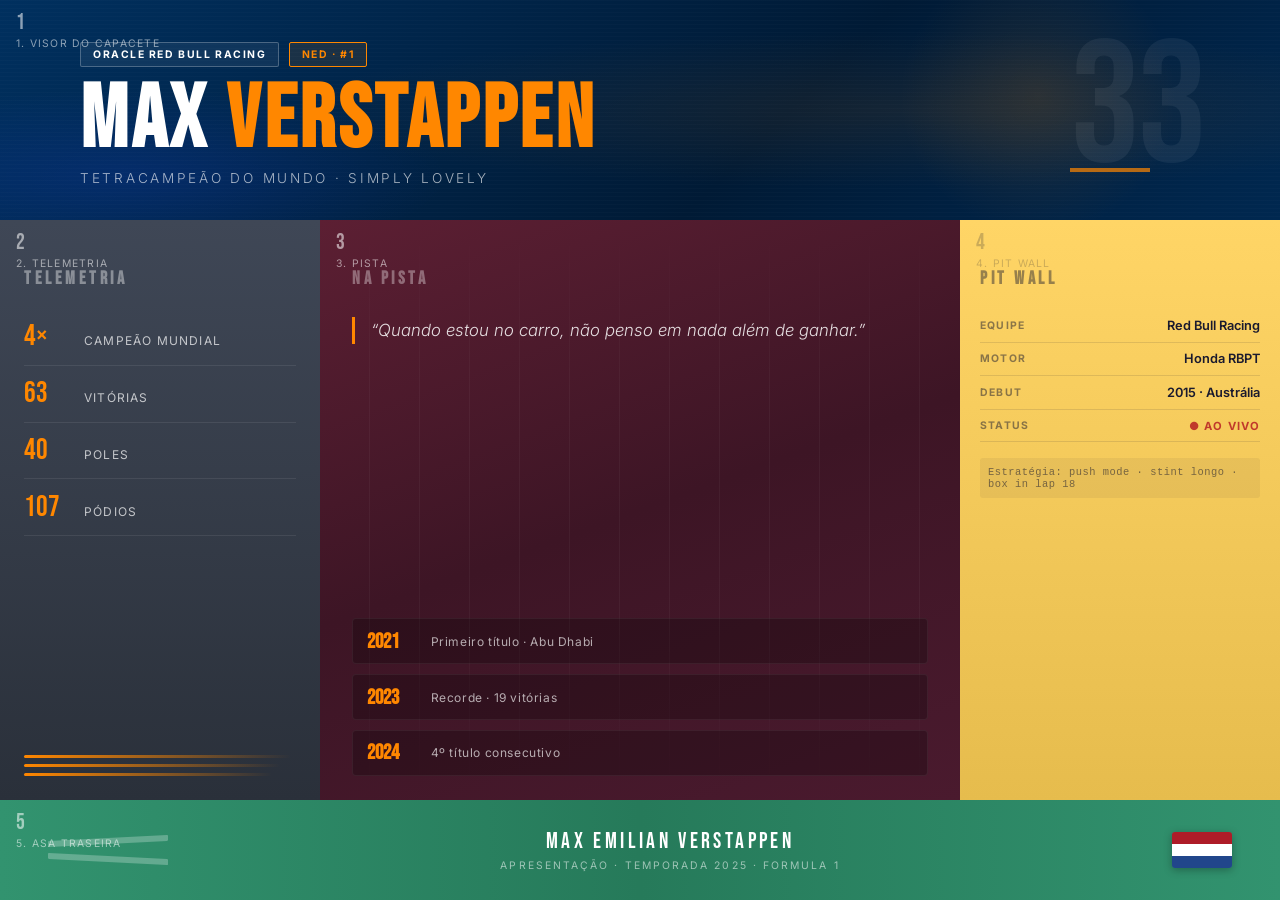
<file: tarefa_aula11/index.html>
<!DOCTYPE html>
<html lang="pt-BR">
<head>
  <meta charset="UTF-8">
  <meta name="viewport" content="width=device-width, initial-scale=1.0">
  <title>Max Verstappen — Oracle Red Bull Racing</title>
  <link rel="preconnect" href="https://fonts.googleapis.com">
  <link rel="preconnect" href="https://fonts.gstatic.com" crossorigin>
  <link href="https://fonts.googleapis.com/css2?family=Bebas+Neue&family=Inter:wght@300;400;600;700&display=swap" rel="stylesheet">
  <link rel="stylesheet" href="styles.css">
</head>
<body>
  <header class="panel-1 visor-capacete">
    <div class="visor-overlay"></div>
    <div class="visor-scanline"></div>
    <div class="panel-content">
      <span class="panel-number">1</span>
      <span class="panel-label">1. Visor do Capacete</span>
    </div>
    <div class="hero">
      <div class="hero-meta">
        <span class="badge">Oracle Red Bull Racing</span>
        <span class="badge badge-orange">NED · #1</span>
      </div>
      <h1 class="hero-name">Max <span>Verstappen</span></h1>
      <p class="hero-tagline">Tetracampeão do Mundo · Simply Lovely</p>
      <div class="hero-number">33</div>
    </div>
    <div class="helmet-reflection"></div>
  </header>

  <main class="main-row">
    <aside class="panel-2 telemetria">
      <div class="panel-content">
        <span class="panel-number">2</span>
        <span class="panel-label">2. Telemetria</span>
      </div>
      <div class="telemetry">
        <h2 class="section-title">Telemetria</h2>
        <ul class="stat-list">
          <li class="stat">
            <span class="stat-value">4×</span>
            <span class="stat-label">Campeão Mundial</span>
          </li>
          <li class="stat">
            <span class="stat-value">63</span>
            <span class="stat-label">Vitórias</span>
          </li>
          <li class="stat">
            <span class="stat-value">40</span>
            <span class="stat-label">Poles</span>
          </li>
          <li class="stat">
            <span class="stat-value">107</span>
            <span class="stat-label">Pódios</span>
          </li>
        </ul>
        <div class="telemetry-bar">
          <span style="--w: 98%"></span>
          <span style="--w: 94%"></span>
          <span style="--w: 91%"></span>
        </div>
      </div>
    </aside>

    <article class="panel-3 pista">
      <div class="panel-content">
        <span class="panel-number">3</span>
        <span class="panel-label">3. Pista</span>
      </div>
      <div class="track-scene">
        <div class="track-lines"></div>
        <div class="track-content">
          <h2 class="section-title section-title-light">Na Pista</h2>
          <blockquote class="quote">
            “Quando estou no carro, não penso em nada além de ganhar.”
          </blockquote>
          <div class="highlights">
            <div class="highlight-card">
              <strong>2021</strong>
              <span>Primeiro título · Abu Dhabi</span>
            </div>
            <div class="highlight-card">
              <strong>2023</strong>
              <span>Recorde · 19 vitórias</span>
            </div>
            <div class="highlight-card">
              <strong>2024</strong>
              <span>4º título consecutivo</span>
            </div>
          </div>
        </div>
      </div>
    </article>

    <aside class="panel-4 pit-wall">
      <div class="panel-content">
        <span class="panel-number">4</span>
        <span class="panel-label">4. Pit Wall</span>
      </div>
      <div class="pit-wall-content">
        <h2 class="section-title section-title-dark">Pit Wall</h2>
        <dl class="team-data">
          <div>
            <dt>Equipe</dt>
            <dd>Red Bull Racing</dd>
          </div>
          <div>
            <dt>Motor</dt>
            <dd>Honda RBPT</dd>
          </div>
          <div>
            <dt>Debut</dt>
            <dd>2015 · Austrália</dd>
          </div>
          <div>
            <dt>Status</dt>
            <dd class="live">● AO VIVO</dd>
          </div>
        </dl>
        <p class="pit-note">Estratégia: push mode · stint longo · box in lap 18</p>
      </div>
    </aside>
  </main>

  <footer class="panel-5 asa-traseira">
    <div class="panel-content">
      <span class="panel-number">5</span>
      <span class="panel-label">5. Asa Traseira</span>
    </div>
    <div class="rear-wing">
      <div class="wing-graphic"></div>
      <div class="footer-text">
        <p class="footer-name">Max Emilian Verstappen</p>
        <p class="footer-sub">Apresentação · Temporada 2025 · Formula 1</p>
      </div>
      <div class="dutch-stripe"></div>
    </div>
  </footer>
</body>
</html>
</file>
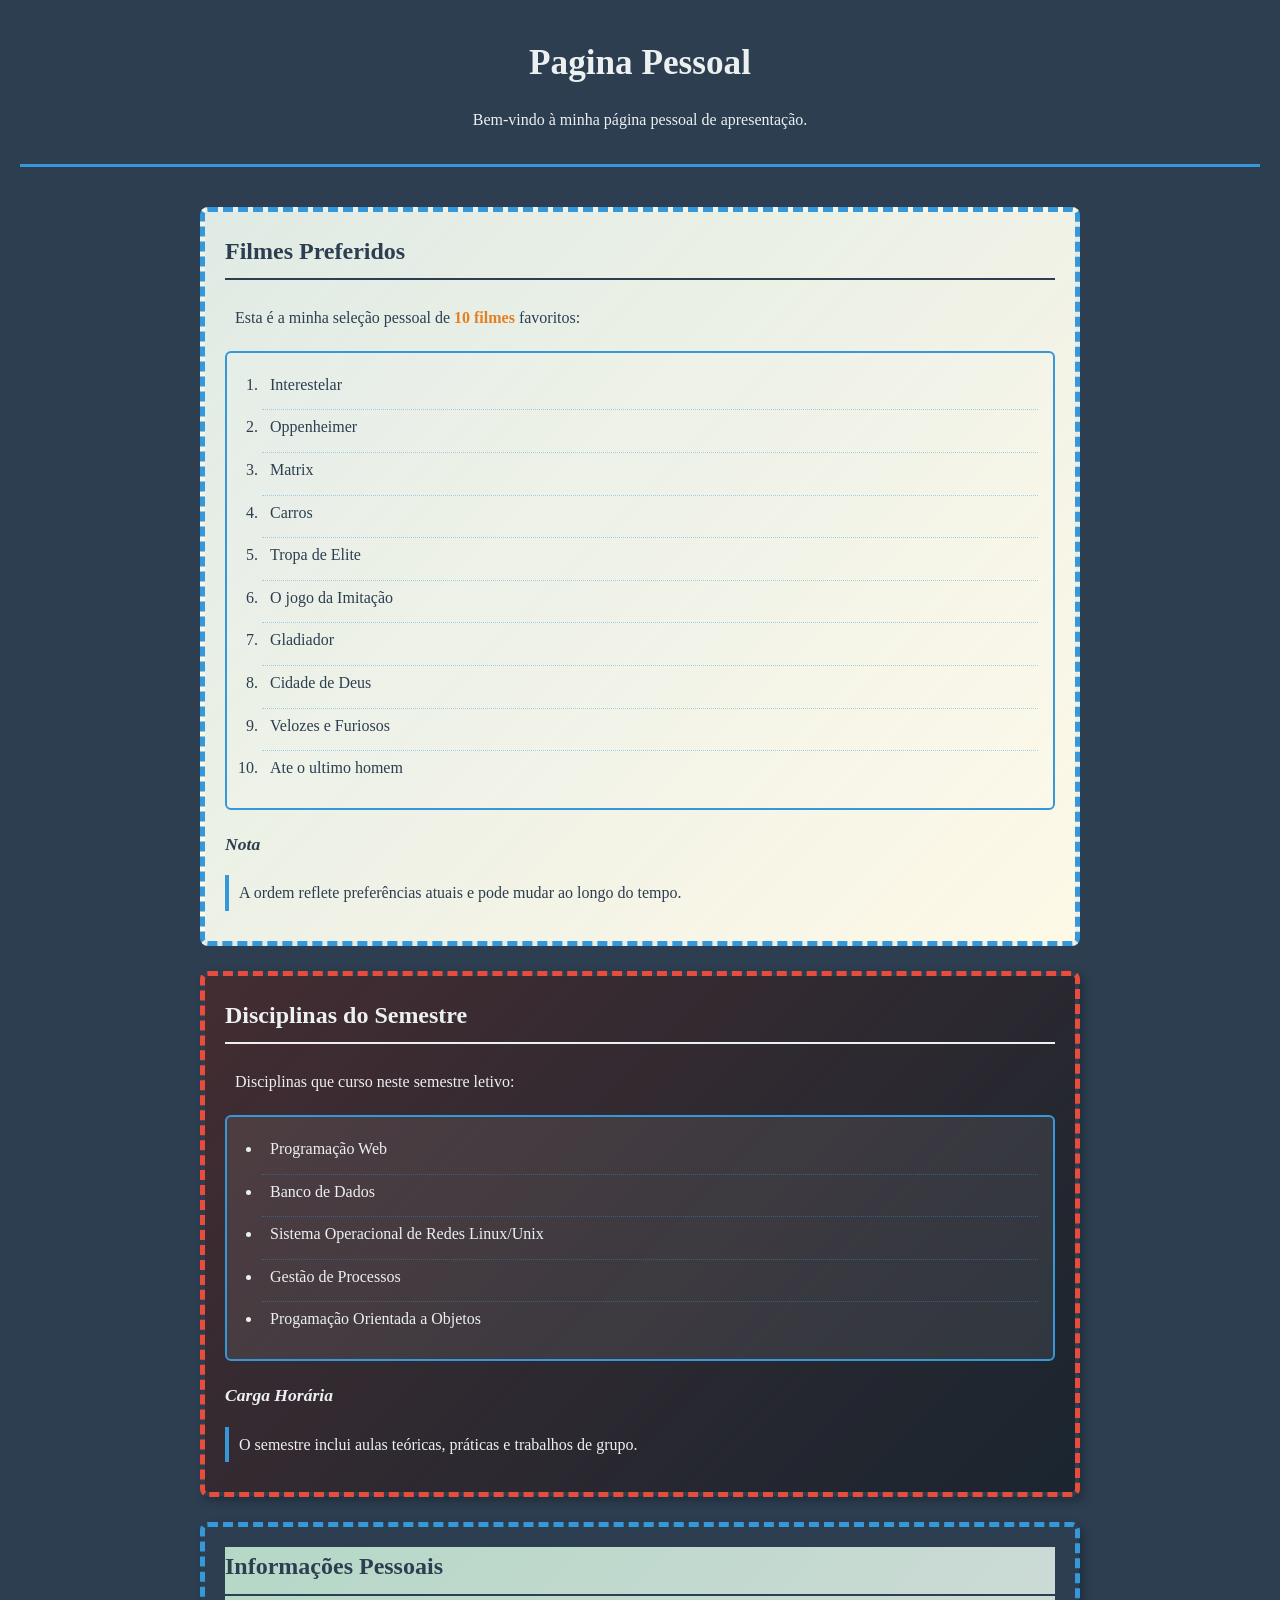
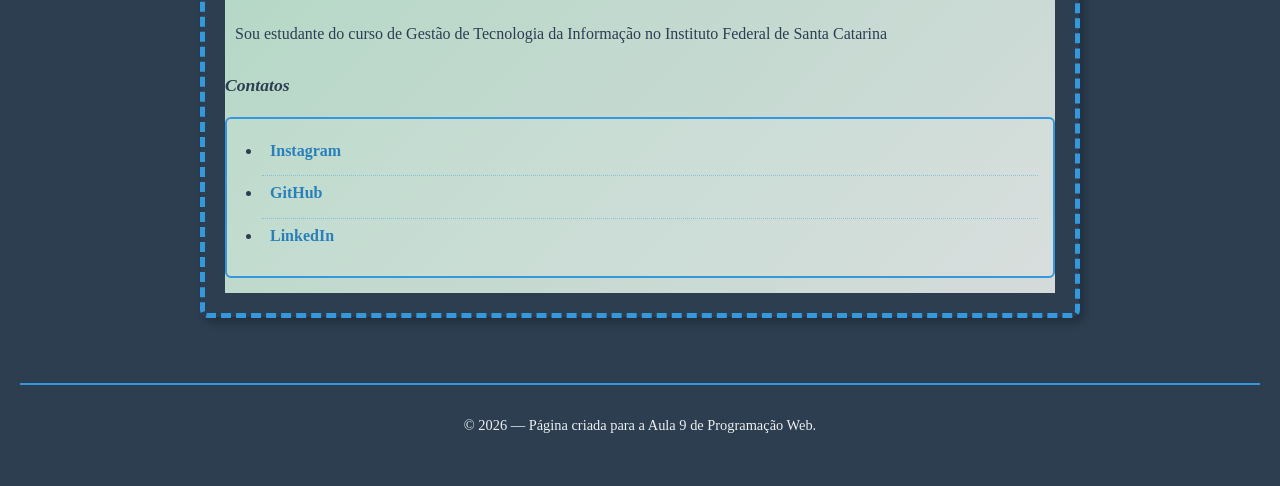
<file: tarefa_aula9/index.html>
<!DOCTYPE html>
<html lang="pt">
<head>
  <meta charset="UTF-8">
  <meta name="viewport" content="width=device-width, initial-scale=1.0">
  <title>Minha Página Pessoal</title>
  <link rel="stylesheet" href="css/style.css">
</head>
<body>
  <header>
    <h1>Pagina Pessoal</h1>
    <p>Bem-vindo à minha página pessoal de apresentação.</p>
  </header>

  <section id="main">
    <div id="favorite-movies" class="card bg-light text-dark">
      <h2>Filmes Preferidos</h2>
      <p>Esta é a minha seleção pessoal de <strong>10 filmes</strong> favoritos:</p>
      <ol class="custom-list">
        <li>Interestelar</li>
        <li>Oppenheimer</li>
        <li>Matrix</li>
        <li>Carros</li>
        <li>Tropa de Elite</li>
        <li>O jogo da Imitação</li>
        <li>Gladiador</li>
        <li>Cidade de Deus</li>
        <li>Velozes e Furiosos</li>
        <li>Ate o ultimo homem</li>
      </ol>
      <h3>Nota</h3>
      <p>A ordem reflete preferências atuais e pode mudar ao longo do tempo.</p>
    </div>

    <div id="courses" class="card bg-dark text-light">
      <h2>Disciplinas do Semestre</h2>
      <p>Disciplinas que curso neste semestre letivo:</p>
      <ul class="custom-list">
        <li>Programação Web</li>
        <li>Banco de Dados</li>
        <li>Sistema Operacional de Redes Linux/Unix</li>
        <li>Gestão de Processos</li>
        <li>Progamação Orientada a Objetos</li>
      </ul>
      <h3>Carga Horária</h3>
      <p>O semestre inclui aulas teóricas, práticas e trabalhos de grupo.</p>
    </div>

    <div id="personal-info" class="card bg-medium text-dark">
      <h2>Informações Pessoais</h2>
      <p>Sou estudante do curso de Gestão de Tecnologia da Informação no Instituto Federal de Santa Catarina</p>
      <h3>Contatos</h3>
      <ul class="custom-list">
        <li><a href="#">Instagram</a></li>
        <li><a href="https://github.com/caiosena">GitHub</a></li>
        <li><a href="https://br.linkedin.com/in/senacaio?trk=people-guest_people_search-card">LinkedIn</a></li>
      </ul>
    </div>
  </section>

  <footer>
    <p>&copy; 2026 — Página criada para a Aula 9 de Programação Web.</p>
  </footer>
</body>
</html>
</file>
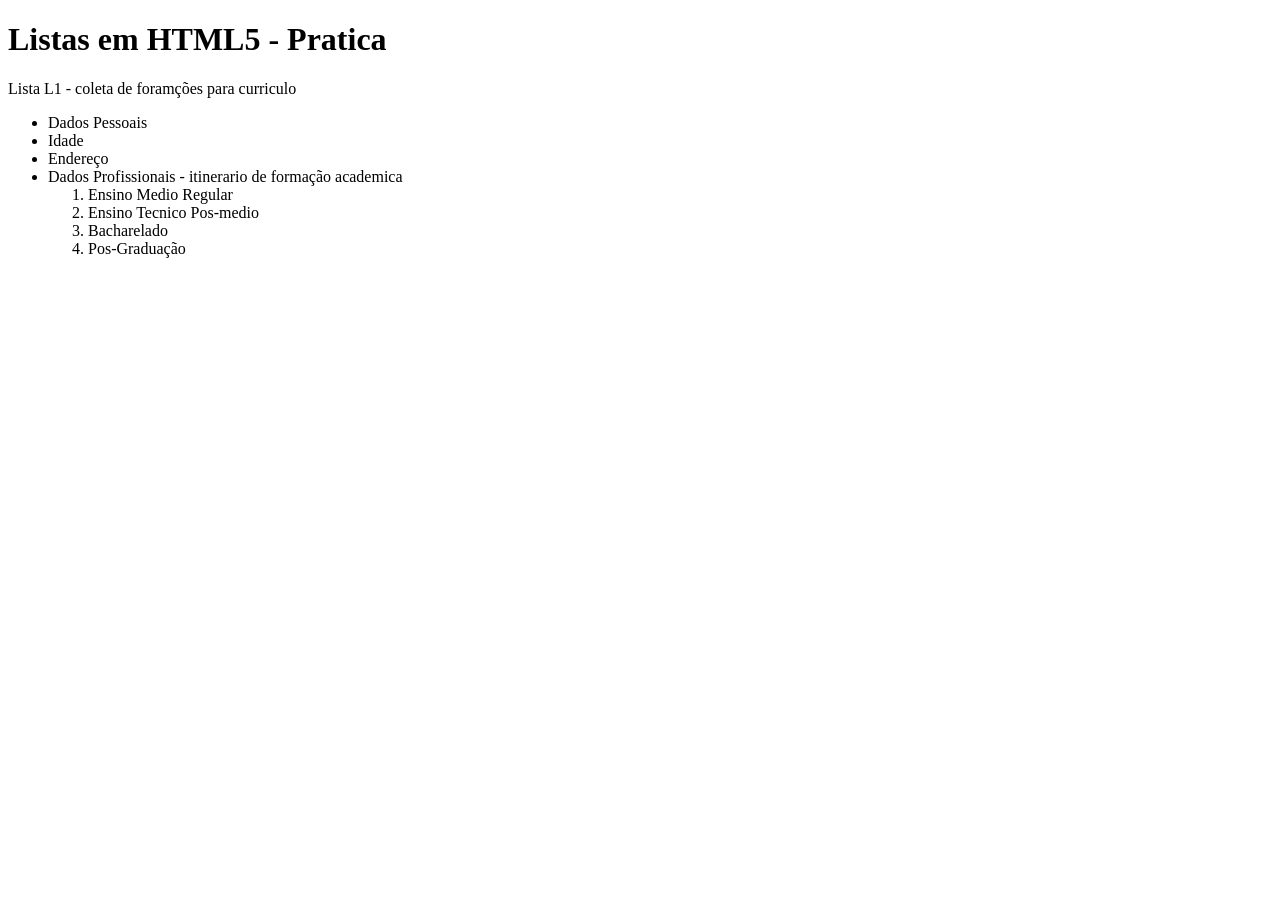
<file: LessonOnLists/Lists17-03-26.html>
<!DOCTYPE html>
<html lang="pt-BR">
<head>
    <meta charset="UTF-8">
    <meta name="viewport" content="width=device-width, initial-scale=1.0">
    <title>Listas Complexas</title>
</head>
<body>
    <h1>Listas em HTML5 - Pratica</h1>

    <p>Lista L1 - coleta de foramções para curriculo</p>

    <ul>
        <li>Dados Pessoais
            <li>Idade</li>
            <li>Endereço
                <ul>
                    
                </ul>
            </li>
        </li>

        <li>Dados Profissionais - itinerario de formação academica
            <ol>
                <li>Ensino Medio Regular</li>
                <li>Ensino Tecnico Pos-medio</li>
                <li>Bacharelado</li>
                <li>Pos-Graduação</li>
            </ol>
        </li>
    </ul>
</body>
</html>
</file>
<file: tarefa_aula11/styles.css>
*,
*::before,
*::after {
  box-sizing: border-box;
  margin: 0;
  padding: 0;
}

:root {
  --panel-1: #00305F;
  --panel-2: #3F4756;
  --panel-3: #5C1F33;
  --panel-4: #FFD566;
  --panel-5: #32936F;
  --white: #FFFFFF;
  --orange: #FF8700;
  --red-bull: #1E41FF;
  --text-dark: #1a1a2e;
}

body {
  min-height: 100vh;
  display: grid;
  grid-template-columns: 1fr 2fr 1fr;
  grid-template-rows: auto 1fr auto;
  gap: 0;
  font-family: 'Inter', 'Helvetica Neue', Arial, sans-serif;
  background: #000;
  color: var(--white);
  overflow-x: hidden;
}

/* ── Grid Panels ── */

header.panel-1 {
  grid-column: 1 / -1;
  grid-row: 1;
  background: linear-gradient(135deg, var(--panel-1) 0%, #001a35 60%, #002850 100%);
  min-height: 220px;
  overflow: hidden;
}

main.main-row {
  grid-column: 1 / -1;
  grid-row: 2;
  display: grid;
  grid-template-columns: 1fr 2fr 1fr;
  gap: 0;
  min-height: 420px;
}

aside.panel-2 {
  background: linear-gradient(180deg, var(--panel-2) 0%, #2a303a 100%);
}

article.panel-3 {
  background: linear-gradient(160deg, var(--panel-3) 0%, #3d1525 50%, #4a1a2e 100%);
}

aside.panel-4 {
  background: linear-gradient(180deg, var(--panel-4) 0%, #e6bc4d 100%);
}

footer.panel-5 {
  grid-column: 1 / -1;
  grid-row: 3;
  background: linear-gradient(90deg, var(--panel-5) 0%, #267a5a 50%, var(--panel-5) 100%);
  min-height: 100px;
}

header,
aside,
article,
footer {
  position: relative;
}

/* ── Panel Labels (top-left) ── */

.panel-content {
  position: absolute;
  top: 0;
  left: 0;
  display: flex;
  flex-direction: column;
  padding: 12px 16px;
  color: var(--white);
  z-index: 10;
  opacity: 0.55;
}

.panel-number {
  font-family: 'Bebas Neue', sans-serif;
  font-size: 1.4rem;
  line-height: 1;
  letter-spacing: 0.05em;
}

.panel-label {
  margin-top: 4px;
  font-size: 0.65rem;
  text-transform: uppercase;
  letter-spacing: 0.12em;
  line-height: 1.2;
}

/* ── Panel 1: Hero / Visor ── */

.visor-overlay {
  position: absolute;
  inset: 0;
  background:
    radial-gradient(ellipse 80% 60% at 70% 50%, rgba(255, 135, 0, 0.08) 0%, transparent 60%),
    radial-gradient(ellipse 50% 80% at 10% 80%, rgba(30, 65, 255, 0.15) 0%, transparent 50%);
  pointer-events: none;
}

.visor-scanline {
  position: absolute;
  inset: 0;
  background: repeating-linear-gradient(
    0deg,
    transparent,
    transparent 3px,
    rgba(255, 255, 255, 0.015) 3px,
    rgba(255, 255, 255, 0.015) 4px
  );
  pointer-events: none;
}

.helmet-reflection {
  position: absolute;
  top: -20%;
  right: 8%;
  width: 280px;
  height: 280px;
  border-radius: 50%;
  background: radial-gradient(circle, rgba(255, 135, 0, 0.12) 0%, transparent 70%);
  pointer-events: none;
}

.hero {
  position: relative;
  z-index: 2;
  display: flex;
  flex-direction: column;
  justify-content: center;
  padding: 2.5rem 3rem 2rem 5rem;
  height: 100%;
}

.hero-meta {
  display: flex;
  gap: 0.6rem;
  margin-bottom: 0.75rem;
}

.badge {
  font-size: 0.65rem;
  font-weight: 700;
  letter-spacing: 0.15em;
  text-transform: uppercase;
  padding: 0.3rem 0.75rem;
  border: 1px solid rgba(255, 255, 255, 0.25);
  border-radius: 2px;
  background: rgba(255, 255, 255, 0.06);
}

.badge-orange {
  border-color: var(--orange);
  color: var(--orange);
  background: rgba(255, 135, 0, 0.1);
}

.hero-name {
  font-family: 'Bebas Neue', sans-serif;
  font-size: clamp(3rem, 7vw, 5.5rem);
  line-height: 0.95;
  letter-spacing: 0.04em;
  color: var(--white);
}

.hero-name span {
  color: var(--orange);
}

.hero-tagline {
  margin-top: 0.5rem;
  font-size: 0.85rem;
  font-weight: 300;
  letter-spacing: 0.2em;
  text-transform: uppercase;
  color: rgba(255, 255, 255, 0.65);
}

.hero-number {
  position: absolute;
  right: 6%;
  top: 50%;
  transform: translateY(-50%);
  font-family: 'Bebas Neue', sans-serif;
  font-size: clamp(6rem, 14vw, 11rem);
  line-height: 1;
  color: rgba(255, 255, 255, 0.06);
  letter-spacing: -0.02em;
  user-select: none;
}

.hero-number::after {
  content: '';
  position: absolute;
  bottom: 15%;
  left: 0;
  width: 60%;
  height: 4px;
  background: var(--orange);
  opacity: 0.7;
}

/* ── Panel 2: Telemetria ── */

.telemetry {
  padding: 3rem 1.5rem 1.5rem;
  height: 100%;
  display: flex;
  flex-direction: column;
}

.section-title {
  font-family: 'Bebas Neue', sans-serif;
  font-size: 1.1rem;
  letter-spacing: 0.2em;
  text-transform: uppercase;
  color: rgba(255, 255, 255, 0.4);
  margin-bottom: 1.25rem;
}

.stat-list {
  list-style: none;
  flex: 1;
}

.stat {
  display: flex;
  align-items: baseline;
  gap: 0.75rem;
  padding: 0.65rem 0;
  border-bottom: 1px solid rgba(255, 255, 255, 0.08);
}

.stat-value {
  font-family: 'Bebas Neue', sans-serif;
  font-size: 1.8rem;
  color: var(--orange);
  min-width: 3rem;
}

.stat-label {
  font-size: 0.75rem;
  text-transform: uppercase;
  letter-spacing: 0.1em;
  color: rgba(255, 255, 255, 0.7);
}

.telemetry-bar {
  display: flex;
  flex-direction: column;
  gap: 6px;
  margin-top: 1rem;
}

.telemetry-bar span {
  display: block;
  height: 3px;
  width: var(--w);
  background: linear-gradient(90deg, var(--orange), transparent);
  border-radius: 2px;
  animation: pulse-bar 2s ease-in-out infinite alternate;
}

.telemetry-bar span:nth-child(2) { animation-delay: 0.3s; }
.telemetry-bar span:nth-child(3) { animation-delay: 0.6s; }

@keyframes pulse-bar {
  from { opacity: 0.5; }
  to { opacity: 1; }
}

/* ── Panel 3: Pista ── */

.track-scene {
  position: relative;
  height: 100%;
  overflow: hidden;
}

.track-lines {
  position: absolute;
  inset: 0;
  background:
    repeating-linear-gradient(
      90deg,
      transparent,
      transparent 49px,
      rgba(255, 255, 255, 0.04) 49px,
      rgba(255, 255, 255, 0.04) 50px
    );
  mask-image: linear-gradient(180deg, transparent 0%, black 30%, black 70%, transparent 100%);
}

.track-content {
  position: relative;
  z-index: 2;
  padding: 3rem 2rem 1.5rem;
  height: 100%;
  display: flex;
  flex-direction: column;
}

.section-title-light {
  color: rgba(255, 255, 255, 0.35);
}

.quote {
  font-size: 1.05rem;
  font-weight: 300;
  font-style: italic;
  line-height: 1.6;
  color: rgba(255, 255, 255, 0.85);
  border-left: 3px solid var(--orange);
  padding-left: 1rem;
  margin: 0.5rem 0 1.5rem;
}

.highlights {
  display: flex;
  flex-direction: column;
  gap: 0.6rem;
  margin-top: auto;
}

.highlight-card {
  display: flex;
  align-items: center;
  gap: 1rem;
  padding: 0.6rem 0.85rem;
  background: rgba(0, 0, 0, 0.25);
  border-radius: 4px;
  border: 1px solid rgba(255, 255, 255, 0.06);
}

.highlight-card strong {
  font-family: 'Bebas Neue', sans-serif;
  font-size: 1.3rem;
  color: var(--orange);
  min-width: 3rem;
}

.highlight-card span {
  font-size: 0.75rem;
  letter-spacing: 0.05em;
  color: rgba(255, 255, 255, 0.65);
}

/* ── Panel 4: Pit Wall ── */

.pit-wall-content {
  padding: 3rem 1.25rem 1.5rem;
  height: 100%;
  color: var(--text-dark);
}

.section-title-dark {
  color: rgba(26, 26, 46, 0.45);
}

.team-data {
  margin-top: 0.5rem;
}

.team-data div {
  display: flex;
  justify-content: space-between;
  align-items: center;
  padding: 0.55rem 0;
  border-bottom: 1px solid rgba(26, 26, 46, 0.12);
}

.team-data dt {
  font-size: 0.65rem;
  font-weight: 700;
  text-transform: uppercase;
  letter-spacing: 0.12em;
  color: rgba(26, 26, 46, 0.5);
}

.team-data dd {
  font-size: 0.8rem;
  font-weight: 600;
  color: var(--text-dark);
}

.team-data .live {
  color: #c0392b;
  font-weight: 700;
  font-size: 0.7rem;
  letter-spacing: 0.1em;
  animation: blink 1.5s step-end infinite;
}

@keyframes blink {
  50% { opacity: 0.4; }
}

.pit-note {
  margin-top: 1rem;
  font-size: 0.65rem;
  font-family: 'Courier New', monospace;
  letter-spacing: 0.05em;
  color: rgba(26, 26, 46, 0.55);
  padding: 0.5rem;
  background: rgba(26, 26, 46, 0.06);
  border-radius: 3px;
}

aside.panel-4 .panel-content {
  color: rgba(26, 26, 46, 0.4);
}

/* ── Panel 5: Asa Traseira ── */

.rear-wing {
  display: flex;
  align-items: center;
  justify-content: space-between;
  padding: 1.25rem 3rem;
  height: 100%;
  position: relative;
  overflow: hidden;
}

.wing-graphic {
  width: 120px;
  height: 40px;
  position: relative;
}

.wing-graphic::before,
.wing-graphic::after {
  content: '';
  position: absolute;
  left: 0;
  right: 0;
  height: 6px;
  background: rgba(255, 255, 255, 0.25);
  border-radius: 1px;
}

.wing-graphic::before {
  top: 8px;
  transform: skewY(-3deg);
}

.wing-graphic::after {
  bottom: 8px;
  transform: skewY(3deg);
}

.footer-text {
  text-align: center;
  flex: 1;
}

.footer-name {
  font-family: 'Bebas Neue', sans-serif;
  font-size: 1.4rem;
  letter-spacing: 0.15em;
  text-transform: uppercase;
}

.footer-sub {
  font-size: 0.65rem;
  letter-spacing: 0.2em;
  text-transform: uppercase;
  color: rgba(255, 255, 255, 0.55);
  margin-top: 0.2rem;
}

.dutch-stripe {
  width: 60px;
  height: 36px;
  border-radius: 3px;
  overflow: hidden;
  background: linear-gradient(
    180deg,
    #AE1C28 0%,
    #AE1C28 33.33%,
    #FFFFFF 33.33%,
    #FFFFFF 66.66%,
    #21468B 66.66%,
    #21468B 100%
  );
  box-shadow: 0 2px 8px rgba(0, 0, 0, 0.3);
}

/* ── Responsive ── */

@media (max-width: 768px) {
  body {
    grid-template-rows: auto auto auto auto auto;
    grid-template-columns: 1fr;
  }

  main.main-row {
    grid-template-columns: 1fr;
    grid-template-rows: auto auto auto;
  }

  header.panel-1,
  footer.panel-5,
  main.main-row {
    grid-column: 1;
  }

  .hero {
    padding: 2rem 1.5rem;
  }

  .hero-number {
    right: 4%;
    font-size: 5rem;
    opacity: 0.5;
  }

  .rear-wing {
    flex-direction: column;
    gap: 0.75rem;
    padding: 1.5rem;
  }
}
</file>
<file: tarefa_aula9/css/style.css>
/* ===== Base reset and body ===== */
*,
*::before,
*::after {
  box-sizing: border-box;
}

body {
  margin: 0;
  padding: 20px;
  font-family: Georgia, "Times New Roman", serif;
  line-height: 1.6;
  background-color: #2c3e50;
  color: #ecf0f1;
}

/* ===== Reusable background utility classes ===== */
.bg-light {
  background-color: #fef9e7;
}

.bg-dark {
  background-color: #1a252f;
}

.bg-medium {
  background-color: #d5dbdb;
}

/* ===== Reusable text color utility classes ===== */
.text-dark {
  color: #2c3e50;
}

.text-light {
  color: #ecf0f1;
}

/* ===== Header and footer ===== */
header {
  text-align: center;
  margin-bottom: 30px;
  padding: 15px;
  border-bottom: 3px solid #3498db;
}

header h1 {
  margin: 0 0 10px;
  font-size: 2.2rem;
}

footer {
  margin-top: 30px;
  padding: 15px;
  text-align: center;
  font-size: 0.9rem;
  border-top: 2px solid #3498db;
}

/* ===== Main section ===== */
#main {
  max-width: 900px;
  margin: 0 auto;
  padding: 10px;
}

/* Child selector: styles only the 3 direct div children */
#main > div {
  margin-bottom: 25px;
  padding: 20px;
  border: 5px dashed #3498db;
  border-radius: 8px;
}

/* Adjacent sibling selector: extra styling after the first card */
#favorite-movies + #courses {
  border-color: #e74c3c;
}

/* General sibling selector: all cards after the first one */
#favorite-movies ~ div {
  box-shadow: 4px 4px 10px rgba(0, 0, 0, 0.25);
}

/* ===== Reusable card component ===== */
.card {
  position: relative;
}

/* Different background-clip per card */
#favorite-movies {
  background-clip: border-box;
  background-image: linear-gradient(135deg, rgba(52, 152, 219, 0.15), transparent);
}

#courses {
  background-clip: padding-box;
  background-image: linear-gradient(135deg, rgba(231, 76, 60, 0.2), transparent);
}

#personal-info {
  background-clip: content-box;
  background-image: linear-gradient(135deg, rgba(46, 204, 113, 0.2), transparent);
}

/* Descendant selector: paragraphs inside main section divs */
#main div p {
  margin: 10px 0;
  padding: 5px 10px;
}

/* Child selector: h2 titles directly inside each card */
.card > h2 {
  margin-top: 0;
  padding-bottom: 8px;
  border-bottom: 2px solid currentColor;
}

/* Descendant selector: h3 subtitles inside cards */
.card h3 {
  margin-top: 20px;
  font-size: 1.1rem;
  font-style: italic;
}

/* Adjacent sibling selector: paragraph immediately after h3 */
.card h3 + p {
  padding-left: 15px;
  border-left: 4px solid #3498db;
}

/* ===== Custom list component class ===== */
.custom-list {
  margin: 15px 0;
  padding: 15px 15px 15px 35px;
  border: 2px solid #3498db;
  border-radius: 6px;
  background-color: rgba(255, 255, 255, 0.08);
}

.custom-list li {
  margin-bottom: 8px;
  padding: 4px 8px;
}

/* Sibling selector: consecutive list items */
.custom-list li + li {
  border-top: 1px dotted rgba(52, 152, 219, 0.4);
}

/* Descendant selector: contact links */
#personal-info a {
  color: #2980b9;
  text-decoration: none;
  font-weight: bold;
}

#personal-info a:hover {
  text-decoration: underline;
}

/* Descendant selector: strong elements inside custom lists */
.custom-list strong,
#main div strong {
  font-weight: bold;
  color: #e67e22;
}
</file>
